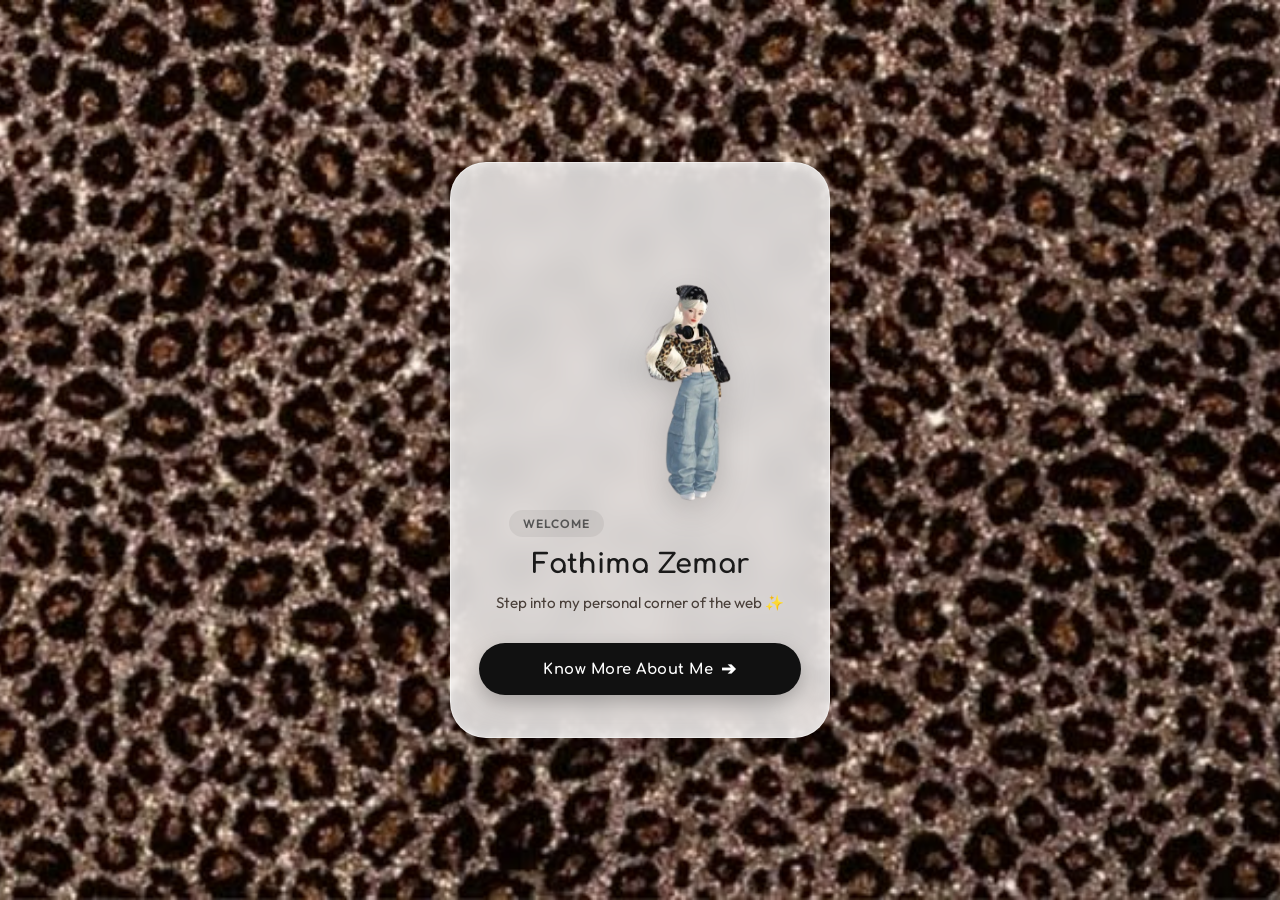
<file: index.html>
<!DOCTYPE html>
<html lang="en">
<head>
  <meta charset="UTF-8">
  <meta name="viewport" content="width=device-width, initial-scale=1.0">
  <title>Fathima Zemar ✨</title>
  <link rel="preconnect" href="https://fonts.googleapis.com">
  <link rel="preconnect" href="https://fonts.gstatic.com" crossorigin>
  <link href="https://fonts.googleapis.com/css2?family=Comfortaa:wght@500;700&family=Outfit:wght@300;400;600&display=swap" rel="stylesheet">
  <style>
    * {
      box-sizing: border-box;
      margin: 0;
      padding: 0;
    }

    body {
      font-family: 'Outfit', sans-serif;
      background: url('_3.jpg') no-repeat center center fixed;
      background-size: cover;
      color: #2D2424;
      display: flex;
      justify-content: center;
      align-items: center;
      min-height: 100vh;
      padding: 20px;
    }

    .card {
      background: rgba(255, 255, 255, 0.78);
      backdrop-filter: blur(16px);
      -webkit-backdrop-filter: blur(16px);
      padding: 42px 28px;
      border-radius: 36px;
      text-align: center;
      max-width: 380px;
      width: 100%;
      border: 1px solid rgba(255, 255, 255, 0.6);
      box-shadow: 0 20px 40px rgba(0, 0, 0, 0.18), inset 0 0 15px rgba(255, 255, 255, 0.5);
      animation: floatUp 1s ease-out;
      position: relative;
    }

    @keyframes floatUp {
      from { opacity: 0; transform: translateY(30px) scale(0.95); }
      to { opacity: 1; transform: translateY(0) scale(1); }
    }

    .badge {
      display: inline-block;
      background: rgba(0, 0, 0, 0.06);
      padding: 6px 14px;
      border-radius: 20px;
      font-size: 0.75rem;
      letter-spacing: 1px;
      text-transform: uppercase;
      font-weight: 600;
      margin-bottom: 12px;
      color: #555;
    }

    .avatar-wrapper {
      position: relative;
      display: inline-block;
      margin: 10px 0 20px;
    }

    .avatar {
      width: 165px;
      height: auto;
      display: block;
      margin: 0 auto;
      filter: drop-shadow(0 10px 15px rgba(0,0,0,0.15));
      animation: gentleBounce 3s ease-in-out infinite;
      transition: transform 0.3s cubic-bezier(0.175, 0.885, 0.32, 1.275);
    }

    .avatar:hover {
      transform: scale(1.08) rotate(-3deg);
    }

    @keyframes gentleBounce {
      0%, 100% { transform: translateY(0); }
      50% { transform: translateY(-8px); }
    }

    h1 {
      font-family: 'Comfortaa', cursive;
      font-size: 1.7rem;
      color: #1A1A1A;
      margin-bottom: 12px;
      font-weight: 700;
    }

    p {
      font-size: 0.95rem;
      line-height: 1.6;
      color: #4A403A;
      margin-bottom: 28px;
      font-weight: 400;
    }

    .button {
      display: inline-flex;
      align-items: center;
      justify-content: center;
      gap: 8px;
      width: 100%;
      padding: 16px 24px;
      background: #111111;
      color: #FFFFFF;
      text-decoration: none;
      border-radius: 50px;
      font-family: 'Comfortaa', cursive;
      font-weight: 700;
      font-size: 0.92rem;
      letter-spacing: 0.5px;
      box-shadow: 0 8px 20px rgba(0, 0, 0, 0.25);
      transition: all 0.3s ease;
    }

    .button:hover {
      background: #333333;
      transform: translateY(-3px);
      box-shadow: 0 12px 25px rgba(0, 0, 0, 0.35);
    }

    .sparkle {
      font-size: 1.1rem;
    }
  </style>
</head>
<body>

  <div class="card">
    <span class="badge">Welcome</span>
    
    <div class="avatar-wrapper">
      <img src="doll-removebg-preview.png" alt="Avatar" class="avatar">
    </div>

    <h1>Fathima Zemar</h1>
    <p>Step into my personal corner of the web ✨</p>
    
    <a href="about.html" class="button">
      Know More About Me <span class="sparkle">➔</span>
    </a>
  </div>

</body>
</html>
</file>
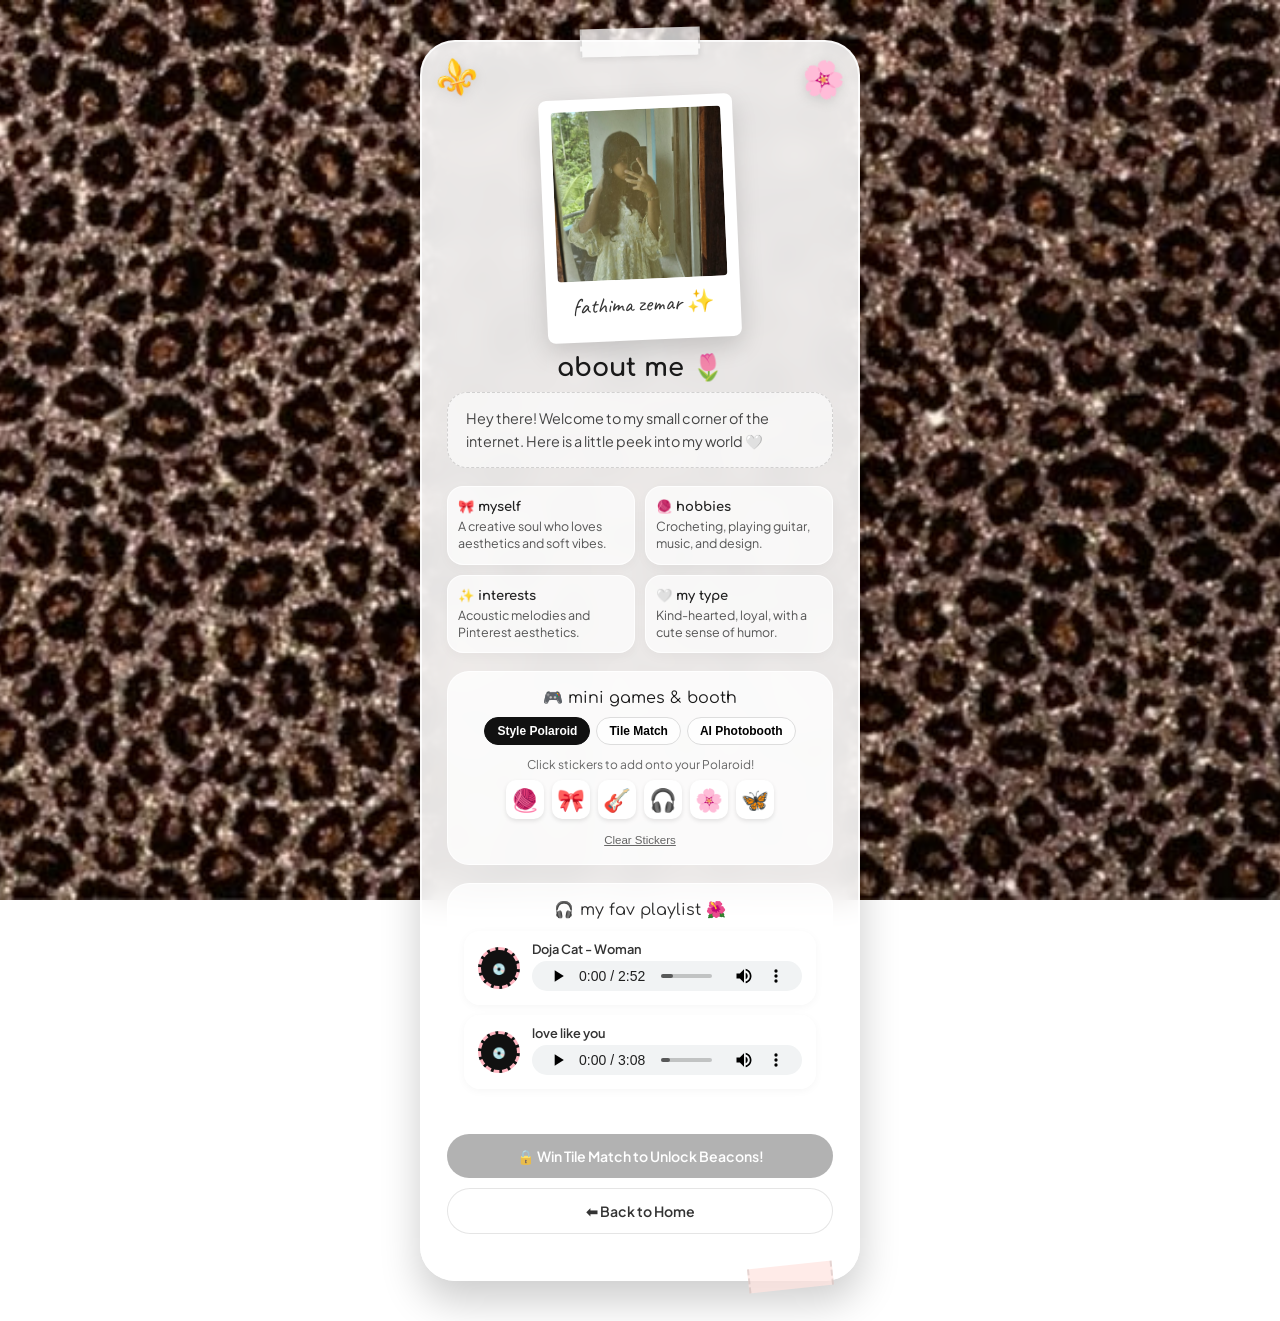
<file: about.html>
<!DOCTYPE html>
<html lang="en">
<head>
  <meta charset="UTF-8">
  <meta name="viewport" content="width=device-width, initial-scale=1.0">
  <title>About Me - Fathima Zemar</title>
  <link rel="preconnect" href="https://fonts.googleapis.com">
  <link rel="preconnect" href="https://fonts.gstatic.com" crossorigin>
  <link href="https://fonts.googleapis.com/css2?family=Caveat:wght@600&family=Comfortaa:wght@700&family=Plus+Jakarta+Sans:wght@400;600&display=swap" rel="stylesheet">
  <style>
    * {
      box-sizing: border-box;
      margin: 0;
      padding: 0;
    }

    body {
      font-family: 'Plus Jakarta Sans', sans-serif;
      background: url('_3.jpg') no-repeat center center fixed;
      background-size: cover;
      color: #2b2b2b;
      display: flex;
      justify-content: center;
      align-items: center;
      min-height: 100vh;
      padding: 40px 20px;
    }

    /* Main Glass Card */
    .card {
      position: relative;
      background: rgba(255, 255, 255, 0.88);
      backdrop-filter: blur(16px);
      -webkit-backdrop-filter: blur(16px);
      padding: 45px 25px 35px;
      border-radius: 35px;
      max-width: 440px;
      width: 100%;
      border: 2px solid rgba(255, 255, 255, 0.8);
      box-shadow: 0 20px 40px rgba(0, 0, 0, 0.2);
      text-align: center;
    }

    /* Washi Tape Stickers */
    .tape-top {
      position: absolute;
      top: -14px;
      left: 50%;
      transform: translateX(-50%) rotate(-1.5deg);
      width: 120px;
      height: 28px;
      background: rgba(255, 255, 255, 0.75);
      border-left: 2px dashed rgba(0,0,0,0.12);
      border-right: 2px dashed rgba(0,0,0,0.12);
      box-shadow: 0 2px 6px rgba(0,0,0,0.08);
      z-index: 5;
    }

    .tape-corner {
      position: absolute;
      bottom: -10px;
      right: 25px;
      width: 85px;
      height: 24px;
      background: rgba(255, 228, 225, 0.75);
      transform: rotate(-6deg);
      border-left: 2px dashed rgba(0,0,0,0.1);
      border-right: 2px dashed rgba(0,0,0,0.1);
      z-index: 5;
    }

    /* Floating Lily Stickers */
    .flower-lily-topleft {
      position: absolute;
      top: 10px;
      left: 12px;
      font-size: 2.2rem;
      filter: drop-shadow(0 3px 6px rgba(0,0,0,0.12));
      transform: rotate(-15deg);
      animation: floatSlow 4s ease-in-out infinite;
    }

    .flower-lily-topright {
      position: absolute;
      top: 12px;
      right: 12px;
      font-size: 2.2rem;
      filter: drop-shadow(0 3px 6px rgba(0,0,0,0.12));
      transform: rotate(15deg);
      animation: floatSlow 4s ease-in-out infinite 2s;
    }

    @keyframes floatSlow {
      0%, 100% { transform: translateY(0) rotate(-15deg); }
      50% { transform: translateY(-5px) rotate(-10deg); }
    }

    /* Polaroid Area */
    .polaroid-container {
      position: relative;
      display: inline-block;
      margin: 10px 0 12px;
    }

    .polaroid {
      background: #ffffff;
      padding: 12px 12px 22px 12px;
      border-radius: 8px;
      box-shadow: 0 10px 25px rgba(0, 0, 0, 0.15);
      transform: rotate(-2.5deg);
      display: inline-block;
      position: relative;
      user-select: none;
    }

    .polaroid img {
      width: 170px;
      height: 170px;
      object-fit: cover;
      border-radius: 4px;
      pointer-events: none;
      transition: filter 0.3s ease;
    }

    .polaroid-caption {
      font-family: 'Caveat', cursive;
      font-size: 1.4rem;
      color: #333;
      margin-top: 6px;
    }

    .sticker-overlay {
      position: absolute;
      font-size: 1.7rem;
      cursor: grab;
      user-select: none;
      z-index: 10;
      filter: drop-shadow(0 2px 5px rgba(0,0,0,0.2));
    }

    h1 {
      font-family: 'Comfortaa', cursive;
      font-size: 1.6rem;
      margin-bottom: 10px;
      color: #1a1a1a;
    }

    .letter-text {
      font-size: 0.9rem;
      line-height: 1.6;
      color: #444;
      background: rgba(255, 255, 255, 0.6);
      padding: 14px 18px;
      border-radius: 20px;
      margin-bottom: 18px;
      text-align: left;
      border: 1px dashed rgba(0, 0, 0, 0.15);
    }

    /* Personal Info Grid */
    .info-grid {
      display: grid;
      grid-template-columns: 1fr 1fr;
      gap: 10px;
      margin-bottom: 18px;
    }

    .info-box {
      background: rgba(255, 255, 255, 0.7);
      padding: 12px 10px;
      border-radius: 16px;
      border: 1px solid rgba(255, 255, 255, 0.9);
      text-align: left;
      box-shadow: 0 4px 12px rgba(0,0,0,0.03);
    }

    .info-box h3 {
      font-family: 'Comfortaa', cursive;
      font-size: 0.82rem;
      color: #222;
      margin-bottom: 4px;
    }

    .info-box p {
      font-size: 0.78rem;
      color: #555;
      line-height: 1.35;
    }

    /* Games Dashboard */
    .games-section {
      background: rgba(255, 255, 255, 0.8);
      padding: 16px;
      border-radius: 22px;
      border: 1px solid rgba(255, 255, 255, 0.9);
      margin-bottom: 18px;
    }

    .games-title {
      font-family: 'Comfortaa', cursive;
      font-size: 1rem;
      margin-bottom: 10px;
      color: #1a1a1a;
    }

    .tab-buttons {
      display: flex;
      justify-content: center;
      gap: 6px;
      margin-bottom: 12px;
    }

    .tab-btn {
      background: rgba(255, 255, 255, 0.9);
      border: 1px solid #ddd;
      padding: 6px 12px;
      border-radius: 18px;
      font-size: 0.75rem;
      font-weight: 600;
      cursor: pointer;
    }

    .tab-btn.active {
      background: #111;
      color: #fff;
      border-color: #111;
    }

    .game-tab {
      display: none;
    }

    .game-tab.active {
      display: block;
    }

    .sticker-palette {
      display: flex;
      justify-content: center;
      gap: 8px;
      flex-wrap: wrap;
      margin-bottom: 8px;
    }

    .palette-item {
      font-size: 1.4rem;
      background: #fff;
      padding: 5px;
      border-radius: 10px;
      cursor: pointer;
      box-shadow: 0 2px 4px rgba(0,0,0,0.1);
      transition: transform 0.2s;
    }

    .palette-item:hover { transform: scale(1.15); }

    .reset-btn {
      background: none;
      border: none;
      font-size: 0.72rem;
      color: #666;
      text-decoration: underline;
      cursor: pointer;
    }

    /* Tile Match Game Grid */
    .match-grid {
      display: grid;
      grid-template-columns: repeat(4, 1fr);
      gap: 6px;
      max-width: 240px;
      margin: 0 auto 8px;
    }

    .tile {
      aspect-ratio: 1;
      background: #fff;
      border-radius: 10px;
      display: flex;
      align-items: center;
      justify-content: center;
      font-size: 1.2rem;
      cursor: pointer;
      box-shadow: 0 2px 5px rgba(0,0,0,0.08);
      user-select: none;
    }

    .tile.flipped { background: #fff0f3; }

    /* Photobooth AI Live Styles */
    .photobooth-box {
      text-align: center;
    }

    .camera-preview {
      width: 100%;
      max-width: 200px;
      height: 140px;
      background: #111;
      border-radius: 12px;
      object-fit: cover;
      margin: 0 auto 6px;
      display: block;
      transform: scaleX(-1);
      transition: filter 0.3s ease;
    }

    /* Live Preview Filter Classes */
    .cam-normal { filter: none; }
    .cam-pink { filter: hue-rotate(300deg) saturate(1.5) brightness(1.08); }
    .cam-vintage { filter: sepia(0.5) contrast(1.1) brightness(0.95); }
    .cam-bw { filter: grayscale(100%) contrast(1.3); }

    .ai-filter-bar {
      display: flex;
      justify-content: center;
      gap: 4px;
      margin-bottom: 8px;
      flex-wrap: wrap;
    }

    .ai-filter-btn {
      background: rgba(255, 255, 255, 0.9);
      border: 1px solid #ddd;
      padding: 4px 8px;
      border-radius: 10px;
      font-size: 0.68rem;
      font-weight: 600;
      cursor: pointer;
    }

    .ai-filter-btn.active-filter {
      background: #ffb6c1;
      border-color: #ff69b4;
      color: #111;
    }

    .booth-action-btn {
      background: #111;
      color: #fff;
      border: none;
      padding: 6px 14px;
      border-radius: 15px;
      font-size: 0.75rem;
      font-weight: 600;
      cursor: pointer;
    }

    .booth-action-btn:hover { background: #333; }

    /* Custom Spinning Vinyl Music Player */
    .music-section {
      background: rgba(255, 255, 255, 0.78);
      padding: 16px;
      border-radius: 22px;
      border: 1px solid rgba(255, 255, 255, 0.9);
      margin-bottom: 18px;
    }

    .music-header {
      font-family: 'Comfortaa', cursive;
      font-size: 1rem;
      margin-bottom: 12px;
      display: flex;
      align-items: center;
      justify-content: center;
      gap: 6px;
    }

    .player-card {
      display: flex;
      align-items: center;
      gap: 12px;
      background: rgba(255, 255, 255, 0.9);
      padding: 10px 14px;
      border-radius: 16px;
      margin-bottom: 10px;
      box-shadow: 0 2px 8px rgba(0,0,0,0.04);
    }

    .vinyl {
      width: 42px;
      height: 42px;
      background: #111;
      border-radius: 50%;
      border: 3px dashed #ffb6c1;
      display: flex;
      align-items: center;
      justify-content: center;
      font-size: 0.7rem;
      color: #fff;
      flex-shrink: 0;
    }

    .vinyl.spinning {
      animation: spinVinyl 3s linear infinite;
    }

    @keyframes spinVinyl {
      from { transform: rotate(0deg); }
      to { transform: rotate(360deg); }
    }

    .track-info {
      text-align: left;
      flex-grow: 1;
      overflow: hidden;
    }

    .track-info p {
      font-size: 0.8rem;
      font-weight: 600;
      color: #333;
      white-space: nowrap;
      overflow: hidden;
      text-overflow: ellipsis;
      margin-bottom: 4px;
    }

    audio {
      width: 100%;
      height: 30px;
    }

    /* Guestbook Section */
    .guestbook-section {
      background: rgba(255, 240, 245, 0.6);
      padding: 15px;
      border-radius: 22px;
      border: 1px dashed rgba(255, 182, 193, 0.8);
      margin-bottom: 18px;
      text-align: left;
    }

    .guestbook-title {
      font-family: 'Comfortaa', cursive;
      font-size: 0.9rem;
      margin-bottom: 8px;
      text-align: center;
      color: #444;
    }

    .guestbook-input {
      width: 100%;
      padding: 8px 12px;
      border-radius: 12px;
      border: 1px solid #ddd;
      font-family: 'Plus Jakarta Sans', sans-serif;
      font-size: 0.8rem;
      margin-bottom: 8px;
      background: #fff;
      outline: none;
    }

    .guestbook-submit {
      width: 100%;
      background: #333;
      color: #fff;
      border: none;
      padding: 8px;
      border-radius: 12px;
      font-size: 0.78rem;
      font-weight: 600;
      cursor: pointer;
    }

    .notes-wall {
      max-height: 80px;
      overflow-y: auto;
      margin-top: 8px;
      font-size: 0.78rem;
      color: #555;
    }

    .note-item {
      background: #fff;
      padding: 6px 10px;
      border-radius: 8px;
      margin-bottom: 5px;
      box-shadow: 0 1px 3px rgba(0,0,0,0.05);
    }

    /* Navigation Buttons */
    .beacons-btn, .back-btn {
      display: block;
      width: 100%;
      padding: 13px;
      border-radius: 50px;
      font-weight: 600;
      text-decoration: none;
      font-size: 0.88rem;
      transition: all 0.3s ease;
      margin-bottom: 10px;
    }

    .beacons-btn.locked {
      background: #999;
      color: #fff;
      cursor: not-allowed;
      pointer-events: none;
      opacity: 0.75;
    }

    .beacons-btn.unlocked {
      background: #111;
      color: #fff;
      cursor: pointer;
      box-shadow: 0 6px 18px rgba(0,0,0,0.25);
      animation: pulseGlow 1.5s infinite alternate;
    }

    @keyframes pulseGlow {
      from { transform: scale(1); box-shadow: 0 6px 18px rgba(0,0,0,0.2); }
      to { transform: scale(1.02); box-shadow: 0 10px 25px rgba(255, 105, 180, 0.5); }
    }

    .back-btn {
      background: rgba(255, 255, 255, 0.85);
      color: #333;
      border: 1px solid rgba(0,0,0,0.1);
    }
  </style>
</head>
<body>

  <div class="card">
    <div class="tape-top"></div>
    <div class="tape-corner"></div>
    
    <span class="flower-lily-topleft">⚜️</span>
    <span class="flower-lily-topright">🌸</span>

    <!-- Polaroid Area -->
    <div class="polaroid-container" id="polaroidContainer">
      <div class="polaroid" id="polaroidFrame">
        <img src="myself.jpeg" alt="Profile Picture" id="profileImg">
        <div class="polaroid-caption">fathima zemar ✨</div>
      </div>
    </div>

    <h1>about me 🌷</h1>

    <div class="letter-text">
      <p>Hey there! Welcome to my small corner of the internet. Here is a little peek into my world 🤍</p>
    </div>

    <!-- Personal Info Grid -->
    <div class="info-grid">
      <div class="info-box">
        <h3>🎀 myself</h3>
        <p>A creative soul who loves aesthetics and soft vibes.</p>
      </div>
      <div class="info-box">
        <h3>🧶 hobbies</h3>
        <p>Crocheting, playing guitar, music, and design.</p>
      </div>
      <div class="info-box">
        <h3>✨ interests</h3>
        <p>Acoustic melodies and Pinterest aesthetics.</p>
      </div>
      <div class="info-box">
        <h3>🤍 my type</h3>
        <p>Kind-hearted, loyal, with a cute sense of humor.</p>
      </div>
    </div>

    <!-- Games & Interactive Corner -->
    <div class="games-section">
      <div class="games-title">🎮 mini games & booth</div>
      
      <div class="tab-buttons">
        <button class="tab-btn active" onclick="switchGame('tab1', this)">Style Polaroid</button>
        <button class="tab-btn" onclick="switchGame('tab2', this)">Tile Match</button>
        <button class="tab-btn" onclick="switchGame('tab3', this)">AI Photobooth</button>
      </div>

      <!-- Tab 1: Sticker Decorator -->
      <div id="tab1" class="game-tab active">
        <p style="font-size:0.75rem; color:#666; margin-bottom:8px;">Click stickers to add onto your Polaroid!</p>
        <div class="sticker-palette">
          <span class="palette-item" onclick="addSticker('🧶')">🧶</span>
          <span class="palette-item" onclick="addSticker('🎀')">🎀</span>
          <span class="palette-item" onclick="addSticker('🎸')">🎸</span>
          <span class="palette-item" onclick="addSticker('🎧')">🎧</span>
          <span class="palette-item" onclick="addSticker('🌸')">🌸</span>
          <span class="palette-item" onclick="addSticker('🦋')">🦋</span>
        </div>
        <button class="reset-btn" onclick="clearStickers()">Clear Stickers</button>
      </div>

      <!-- Tab 2: Tile Match Game (Unlocks Beacons when won!) -->
      <div id="tab2" class="game-tab">
        <p style="font-size:0.75rem; color:#666; margin-bottom:8px;">Win Tile Match to unlock Beacons! 🧩</p>
        <div class="match-grid" id="matchGrid"></div>
        <p id="gameStatus" style="font-size:0.78rem; font-weight:600; color:#333; margin-top:4px;"></p>
      </div>

      <!-- Tab 3: Photobooth AI with Filters & Download -->
      <div id="tab3" class="game-tab">
        <div class="photobooth-box">
          <p style="font-size:0.75rem; color:#666; margin-bottom:6px;">Choose filter, snap & download! ✨</p>
          
          <!-- AI Filter Selection Bar -->
          <div class="ai-filter-bar">
            <button class="ai-filter-btn active-filter" id="btn-normal" onclick="setCamFilter('normal', this)">Normal</button>
            <button class="ai-filter-btn" id="btn-pink" onclick="setCamFilter('pink', this)">💖 Pink</button>
            <button class="ai-filter-btn" id="btn-vintage" onclick="setCamFilter('vintage', this)">🎞️ Vintage</button>
            <button class="ai-filter-btn" id="btn-bw" onclick="setCamFilter('bw', this)">🖤 B&W</button>
          </div>

          <video id="webcam" class="camera-preview cam-normal" autoplay playsinline></video>
          <canvas id="snapshotCanvas" style="display:none;"></canvas>
          <button class="booth-action-btn" onclick="takeSnapshot()">Snap & Download 📸</button>
          <p id="boothStatus" style="font-size:0.75rem; font-weight:600; color:#333; margin-top:4px;"></p>
        </div>
      </div>
    </div>

    <!-- Custom Vinyl Music Player -->
    <div class="music-section">
      <div class="music-header">
        <span>🎧</span> my fav playlist 🌺
      </div>

      <div class="player-card">
        <div class="vinyl" id="vinyl1">💿</div>
        <div class="track-info">
          <p>Doja Cat - Woman</p>
          <audio controls src="Doja Cat - Woman (Lyrics).mp3" onplay="spinRecord('vinyl1', true)" onpause="spinRecord('vinyl1', false)"></audio>
        </div>
      </div>

      <div class="player-card">
        <div class="vinyl" id="vinyl2">💿</div>
        <div class="track-info">
          <p>love like you</p>
          <audio controls src="d61f-a7c3-4ff1-a3a3-bac43fb185ff.mp3" onplay="spinRecord('vinyl2', true)" onpause="spinRecord('vinyl2', false)"></audio>
        </div>
      </div>
    </div>


    <!-- Beacons Button (Locked) -->
    <a href="#" id="beaconsBtn" class="beacons-btn locked" onclick="checkUnlock(event)">🔒 Win Tile Match to Unlock Beacons!</a>
    <a href="index.html" class="back-btn">⬅ Back to Home</a>
  </div>

  <script>
    let isUnlocked = false;
    let currentFilter = 'normal';

    // Tab Switcher
    function switchGame(tabId, btn) {
      document.querySelectorAll('.game-tab').forEach(tab => tab.classList.remove('active'));
      document.querySelectorAll('.tab-btn').forEach(b => b.classList.remove('active'));
      document.getElementById(tabId).classList.add('active');
      btn.classList.add('active');

      if (tabId === 'tab3') {
        initWebcam();
      }
    }

    // Polaroid Stickers
    function addSticker(emoji) {
      const container = document.getElementById('polaroidContainer');
      const sticker = document.createElement('div');
      sticker.className = 'sticker-overlay';
      sticker.innerText = emoji;
      sticker.style.top = (Math.random() * 90 + 10) + 'px';
      sticker.style.left = (Math.random() * 90 + 10) + 'px';
      container.appendChild(sticker);
    }

    function clearStickers() {
      document.querySelectorAll('.sticker-overlay').forEach(el => el.remove());
    }

    // Tile Match Game
    const items = ['🎸', '🎸', '🧶', '🧶', '🎧', '🎧', '🦋', '🦋'];
    let flipped = [];
    let matched = 0;

    function initMatchGame() {
      const grid = document.getElementById('matchGrid');
      grid.innerHTML = '';
      flipped = [];
      matched = 0;
      document.getElementById('gameStatus').innerText = '';
      
      const shuffled = [...items].sort(() => 0.5 - Math.random());
      shuffled.forEach((symbol) => {
        const tile = document.createElement('div');
        tile.className = 'tile';
        tile.dataset.symbol = symbol;
        tile.innerText = '✨';
        tile.onclick = () => flipTile(tile);
        grid.appendChild(tile);
      });
    }

    function flipTile(tile) {
      if (isUnlocked || tile.classList.contains('flipped') || flipped.length === 2) return;
      
      tile.innerText = tile.dataset.symbol;
      tile.classList.add('flipped');
      flipped.push(tile);

      if (flipped.length === 2) {
        if (flipped[0].dataset.symbol === flipped[1].dataset.symbol) {
          matched += 2;
          flipped = [];
          if (matched === items.length) {
            isUnlocked = true;
            document.getElementById('gameStatus').innerText = '🎉 Unlocked! Beacons is ready! ✨';
            unlockBeacons();
          }
        } else {
          setTimeout(() => {
            flipped.forEach(t => {
              t.innerText = '✨';
              t.classList.remove('flipped');
            });
            flipped = [];
          }, 800);
        }
      }
    }

    function unlockBeacons() {
      const btn = document.getElementById('beaconsBtn');
      btn.href = 'https://beacons.ai/pathumahh';
      btn.target = '_blank';
      btn.classList.remove('locked');
      btn.classList.add('unlocked');
      btn.innerHTML = 'Visit My Beacons 🔗✨';
    }

    function checkUnlock(event) {
      if (!isUnlocked) {
        event.preventDefault();
        alert('🌸 Oops! Win the Tile Match game first to unlock my Beacons profile!');
      }
    }

    // Live Webcam & AI Filter Control
    function initWebcam() {
      const video = document.getElementById('webcam');
      if (navigator.mediaDevices && navigator.mediaDevices.getUserMedia) {
        navigator.mediaDevices.getUserMedia({ video: true })
          .then(stream => { video.srcObject = stream; })
          .catch(err => {
            console.log("Webcam unavailable:", err);
            document.getElementById('boothStatus').innerText = 'Camera access blocked.';
          });
      }
    }

    function setCamFilter(filterName, btn) {
      currentFilter = filterName;
      const video = document.getElementById('webcam');
      video.className = 'camera-preview cam-' + filterName;

      document.querySelectorAll('.ai-filter-btn').forEach(b => b.classList.remove('active-filter'));
      btn.classList.add('active-filter');
    }

    function takeSnapshot() {
      const video = document.getElementById('webcam');
      const canvas = document.getElementById('snapshotCanvas');
      if (!video.srcObject) {
        alert('Please allow camera access first!');
        return;
      }
      canvas.width = video.videoWidth || 320;
      canvas.height = video.videoHeight || 240;
      const ctx = canvas.getContext('2d');

      // Apply Filter Styles directly to Canvas rendering
      if (currentFilter === 'pink') {
        ctx.filter = 'hue-rotate(300deg) saturate(1.5) brightness(1.08)';
      } else if (currentFilter === 'vintage') {
        ctx.filter = 'sepia(0.5) contrast(1.1) brightness(0.95)';
      } else if (currentFilter === 'bw') {
        ctx.filter = 'grayscale(100%) contrast(1.3)';
      } else {
        ctx.filter = 'none';
      }

      ctx.translate(canvas.width, 0);
      ctx.scale(-1, 1);
      ctx.drawImage(video, 0, 0, canvas.width, canvas.height);

      const dataURL = canvas.toDataURL('image/jpeg');
      document.getElementById('profileImg').src = dataURL;
      
      const downloadLink = document.createElement('a');
      downloadLink.href = dataURL;
      downloadLink.download = `fathima-photobooth-${currentFilter}.jpg`;
      downloadLink.click();

      document.getElementById('boothStatus').innerText = '📸 Filtered photo saved successfully! ✨';
    }

    // Vinyl Record Spin Effect
    function spinRecord(vinylId, isPlaying) {
      const vinyl = document.getElementById(vinylId);
      if (isPlaying) {
        vinyl.classList.add('spinning');
      } else {
        vinyl.classList.remove('spinning');
      }
    }

    // Guestbook Note Addition
    function addNote() {
      const input = document.getElementById('noteInput');
      const text = input.value.trim();
      if (!text) return;

      const wall = document.getElementById('notesWall');
      const note = document.createElement('div');
      note.className = 'note-item';
      note.innerText = `"${text}" - Visitor`;
      wall.prepend(note);
      input.value = '';
    }

    initMatchGame();
  </script>

</body>
</html>
</file>
